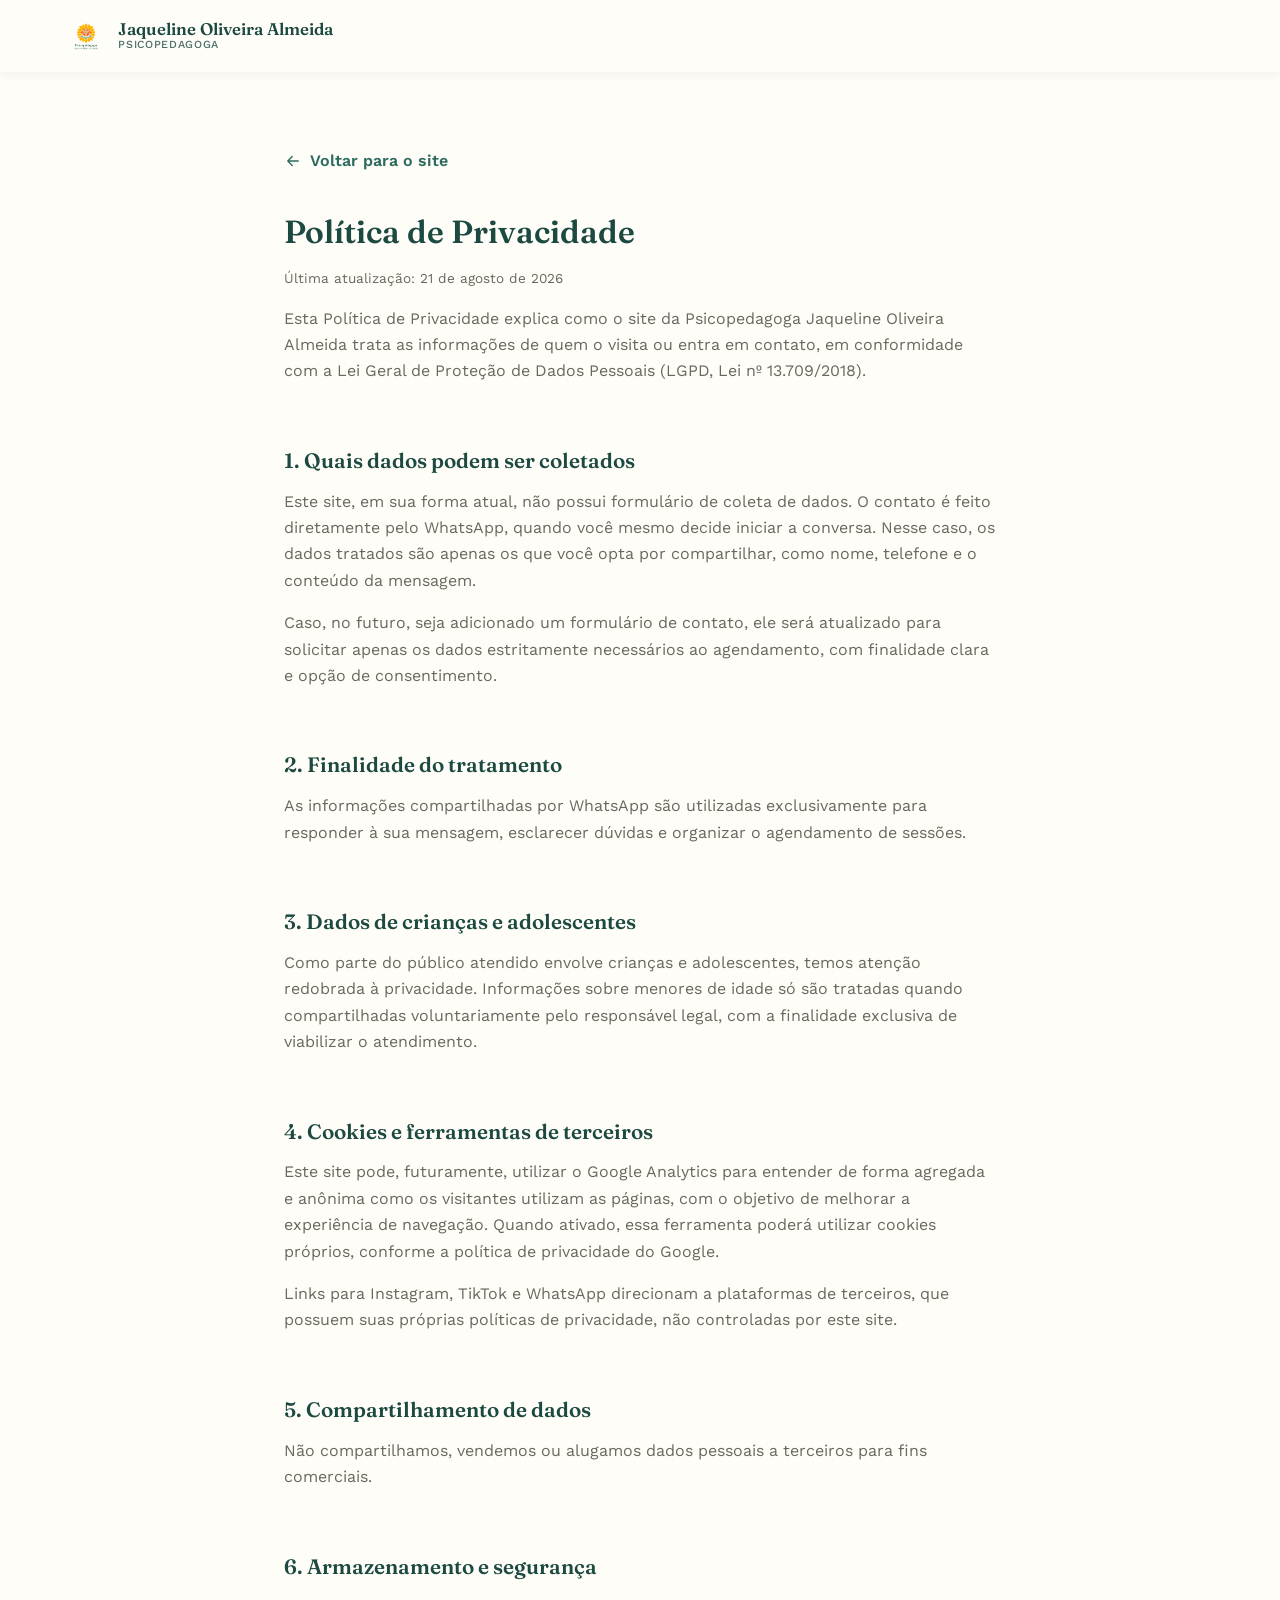
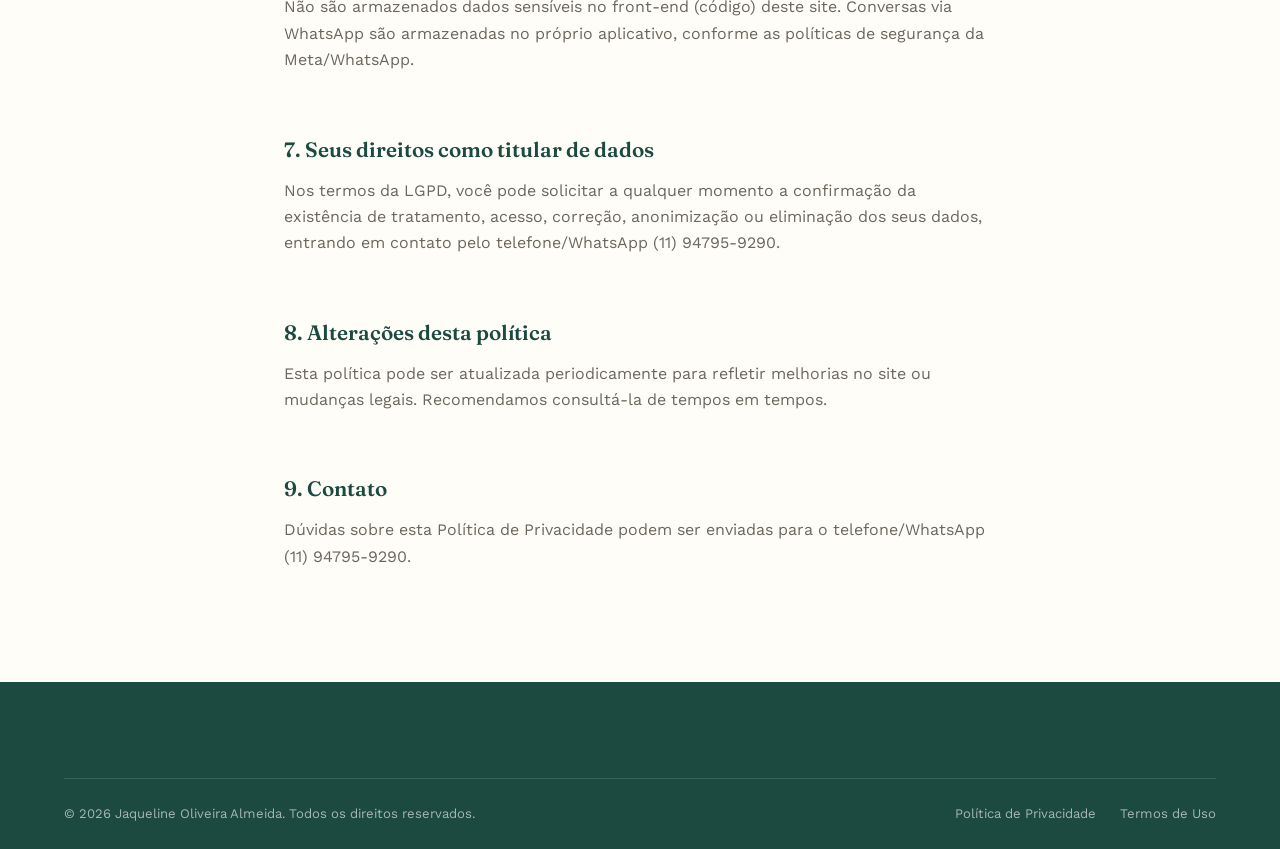
<file: politica-de-privacidade.html>
<!DOCTYPE html>
<html lang="pt-BR">
<head>
<meta charset="UTF-8">
<meta name="viewport" content="width=device-width, initial-scale=1">
<title>Política de Privacidade | Psicopedagoga Jaqueline Oliveira Almeida</title>
<meta name="description" content="Política de Privacidade do site da Psicopedagoga Jaqueline Oliveira Almeida: como seus dados são tratados, em conformidade com a LGPD.">
<meta name="robots" content="noindex, follow">
<link rel="canonical" href="https://www.jaquelinepsicopedagoga.com.br/politica-de-privacidade.html">
<link rel="icon" href="/assets/icons/favicon.png" type="image/png">
<link rel="apple-touch-icon" href="/assets/icons/apple-touch-icon.png">
<link href="https://fonts.googleapis.com/css2?family=Fraunces:opsz,wght@9..144,500;9..144,600;9..144,700&family=Work+Sans:wght@400;500;600;700&display=swap" rel="stylesheet">
<link rel="stylesheet" href="/css/style.css">
</head>
<body>
<svg aria-hidden="true" style="position:absolute;width:0;height:0;overflow:hidden" focusable="false">
<defs>
<symbol id="ic-arrow-left" viewBox="0 0 24 24"><path d="M19 12H5M11 6l-6 6 6 6" fill="none" stroke="currentColor" stroke-width="1.8" stroke-linecap="round" stroke-linejoin="round"/></symbol>
<symbol id="ic-pin" viewBox="0 0 24 24"><path fill="none" stroke="currentColor" stroke-width="1.7" stroke-linejoin="round" d="M12 21s7-6.5 7-12a7 7 0 1 0-14 0c0 5.5 7 12 7 12Z"/><circle cx="12" cy="9" r="2.4" fill="none" stroke="currentColor" stroke-width="1.7"/></symbol>
<symbol id="ic-phone" viewBox="0 0 24 24"><path fill="none" stroke="currentColor" stroke-width="1.7" stroke-linecap="round" stroke-linejoin="round" d="M6.5 3h3l1.5 4.5-2 1.7a13 13 0 0 0 5.8 5.8l1.7-2L21 14.5v3c0 1.4-1.2 2.5-2.6 2.3-8-1-13.2-6.2-14.2-14.2C4 4.2 5.1 3 6.5 3Z"/></symbol>
<symbol id="ic-instagram" viewBox="0 0 24 24"><rect x="3" y="3" width="18" height="18" rx="5.5" fill="none" stroke="currentColor" stroke-width="1.7"/><circle cx="12" cy="12" r="4.3" fill="none" stroke="currentColor" stroke-width="1.7"/><circle cx="17.3" cy="6.7" r="1.15" fill="currentColor"/></symbol>
<symbol id="ic-tiktok" viewBox="0 0 24 24"><path fill="currentColor" d="M15 2h3.1c.3 2 1.7 3.5 3.9 3.7v3.2c-1.5 0-2.9-.4-4-1.2v6.5c0 3.5-2.8 6.3-6.4 6.3S5.2 17.7 5.2 14.2c0-3.3 2.6-6 5.9-6.3v3.3a3 3 0 1 0 2.1 2.9V2Z"/></symbol>
<symbol id="ic-whatsapp" viewBox="0 0 32 32"><path fill="currentColor" d="M16.02 3C9.4 3 4 8.37 4 15c0 2.4.7 4.63 1.9 6.5L4 29l7.7-1.85A11.9 11.9 0 0 0 16.02 27C22.64 27 28 21.63 28 15S22.64 3 16.02 3Zm0 21.7c-2 0-3.87-.55-5.47-1.5l-.39-.23-4.57 1.1 1.13-4.46-.25-.4A9.6 9.6 0 0 1 6.4 15c0-5.3 4.3-9.6 9.62-9.6 5.3 0 9.6 4.3 9.6 9.6s-4.3 9.7-9.6 9.7Z"/></symbol>
</defs>
</svg>

<header class="site-header is-scrolled">
  <div class="container">
    <a href="/" class="brand">
      <img src="/assets/img/logo.png" alt="" width="44" height="44">
      <span class="brand-text">Jaqueline Oliveira Almeida<small>Psicopedagoga</small></span>
    </a>
  </div>
</header>

<main class="container legal-page">
  <a href="/" class="legal-back"><svg width="18" height="18"><use href="#ic-arrow-left"/></svg> Voltar para o site</a>
  <h1>Política de Privacidade</h1>
  <p class="legal-updated">Última atualização: 21 de agosto de 2026</p>

  <p>Esta Política de Privacidade explica como o site da Psicopedagoga Jaqueline Oliveira Almeida trata as informações de quem o visita ou entra em contato, em conformidade com a Lei Geral de Proteção de Dados Pessoais (LGPD, Lei nº 13.709/2018).</p>

  <h2>1. Quais dados podem ser coletados</h2>
  <p>Este site, em sua forma atual, não possui formulário de coleta de dados. O contato é feito diretamente pelo WhatsApp, quando você mesmo decide iniciar a conversa. Nesse caso, os dados tratados são apenas os que você opta por compartilhar, como nome, telefone e o conteúdo da mensagem.</p>
  <p>Caso, no futuro, seja adicionado um formulário de contato, ele será atualizado para solicitar apenas os dados estritamente necessários ao agendamento, com finalidade clara e opção de consentimento.</p>

  <h2>2. Finalidade do tratamento</h2>
  <p>As informações compartilhadas por WhatsApp são utilizadas exclusivamente para responder à sua mensagem, esclarecer dúvidas e organizar o agendamento de sessões.</p>

  <h2>3. Dados de crianças e adolescentes</h2>
  <p>Como parte do público atendido envolve crianças e adolescentes, temos atenção redobrada à privacidade. Informações sobre menores de idade só são tratadas quando compartilhadas voluntariamente pelo responsável legal, com a finalidade exclusiva de viabilizar o atendimento.</p>

  <h2>4. Cookies e ferramentas de terceiros</h2>
  <p>Este site pode, futuramente, utilizar o Google Analytics para entender de forma agregada e anônima como os visitantes utilizam as páginas, com o objetivo de melhorar a experiência de navegação. Quando ativado, essa ferramenta poderá utilizar cookies próprios, conforme a política de privacidade do Google.</p>
  <p>Links para Instagram, TikTok e WhatsApp direcionam a plataformas de terceiros, que possuem suas próprias políticas de privacidade, não controladas por este site.</p>

  <h2>5. Compartilhamento de dados</h2>
  <p>Não compartilhamos, vendemos ou alugamos dados pessoais a terceiros para fins comerciais.</p>

  <h2>6. Armazenamento e segurança</h2>
  <p>Não são armazenados dados sensíveis no front-end (código) deste site. Conversas via WhatsApp são armazenadas no próprio aplicativo, conforme as políticas de segurança da Meta/WhatsApp.</p>

  <h2>7. Seus direitos como titular de dados</h2>
  <p>Nos termos da LGPD, você pode solicitar a qualquer momento a confirmação da existência de tratamento, acesso, correção, anonimização ou eliminação dos seus dados, entrando em contato pelo telefone/WhatsApp (11) 94795-9290.</p>

  <h2>8. Alterações desta política</h2>
  <p>Esta política pode ser atualizada periodicamente para refletir melhorias no site ou mudanças legais. Recomendamos consultá-la de tempos em tempos.</p>

  <h2>9. Contato</h2>
  <p>Dúvidas sobre esta Política de Privacidade podem ser enviadas para o telefone/WhatsApp (11) 94795-9290.</p>
</main>

<footer class="site-footer">
  <div class="container">
    <div class="footer-bottom" style="border-top:1px solid rgba(255,255,255,.12); padding-top: var(--space-md);">
      <span>&copy; 2026 Jaqueline Oliveira Almeida. Todos os direitos reservados.</span>
      <div class="footer-bottom-links">
        <a href="/politica-de-privacidade.html">Política de Privacidade</a>
        <a href="/termos-de-uso.html">Termos de Uso</a>
      </div>
    </div>
  </div>
</footer>
</body>
</html>
</file>
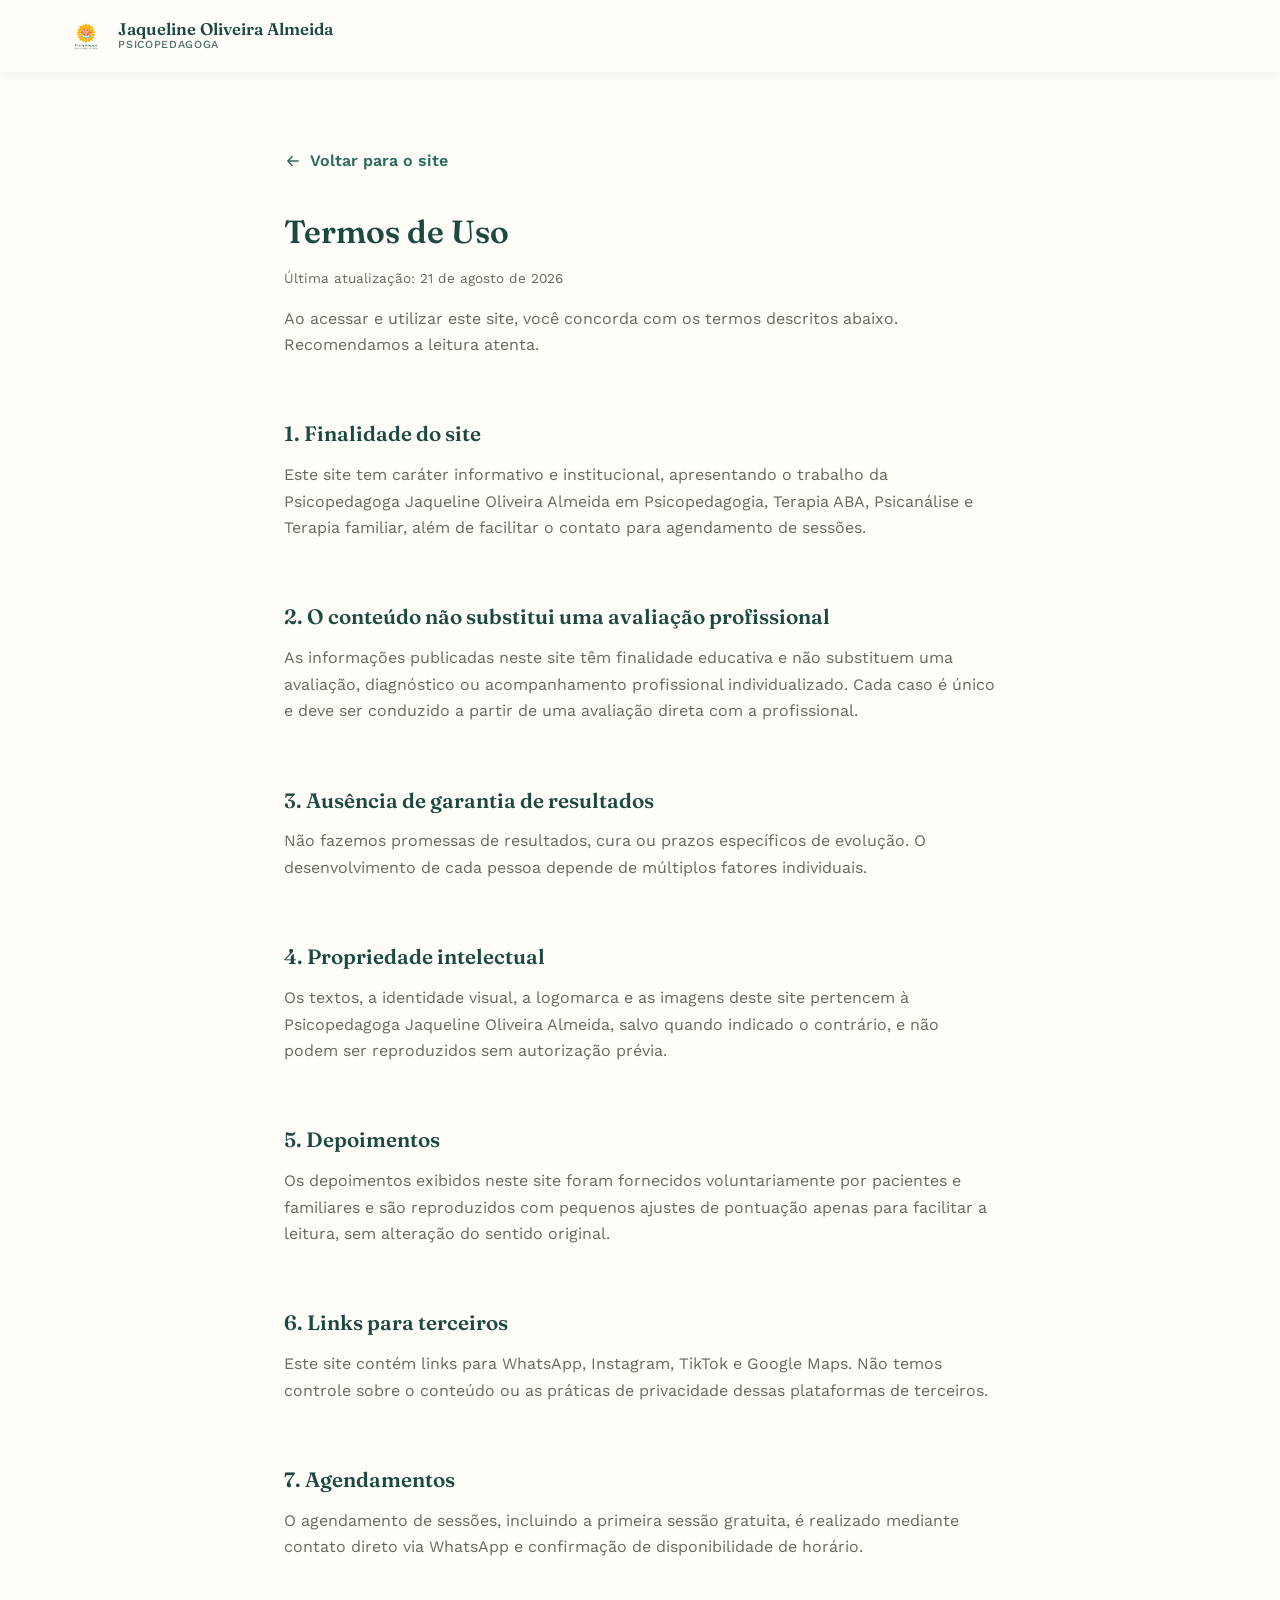
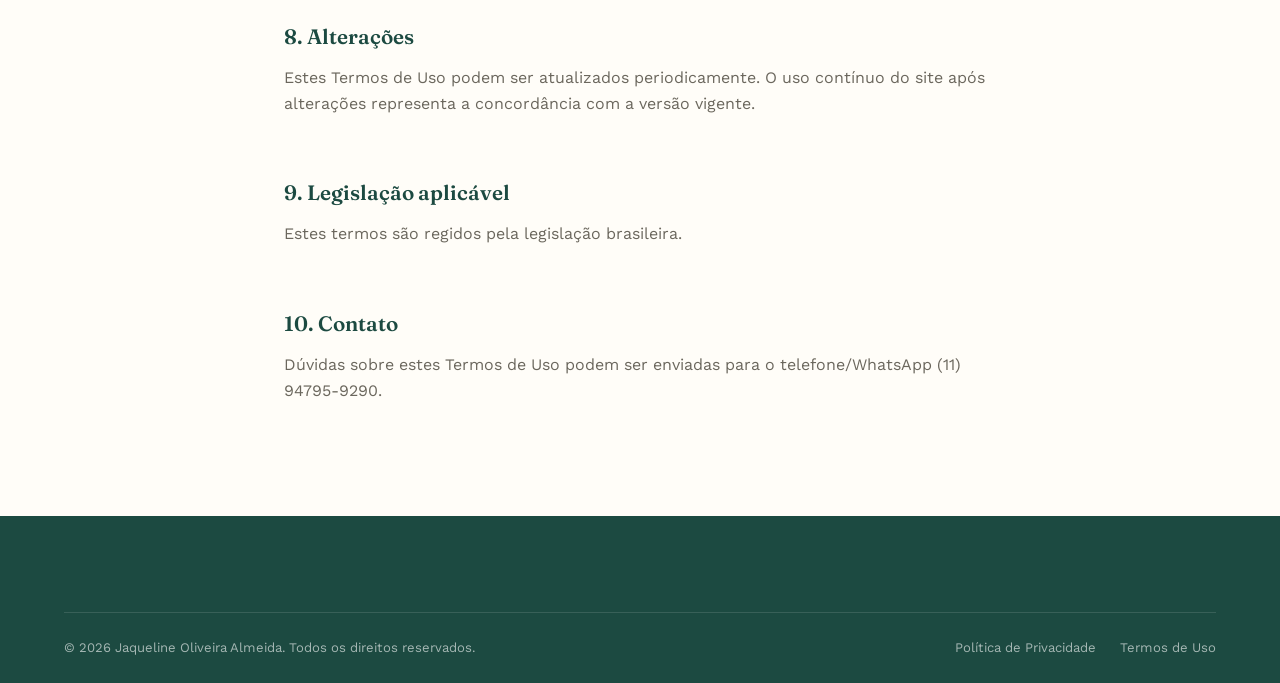
<file: termos-de-uso.html>
<!DOCTYPE html>
<html lang="pt-BR">
<head>
<meta charset="UTF-8">
<meta name="viewport" content="width=device-width, initial-scale=1">
<title>Termos de Uso | Psicopedagoga Jaqueline Oliveira Almeida</title>
<meta name="description" content="Termos de Uso do site da Psicopedagoga Jaqueline Oliveira Almeida.">
<meta name="robots" content="noindex, follow">
<link rel="canonical" href="https://www.jaquelinepsicopedagoga.com.br/termos-de-uso.html">
<link rel="icon" href="/assets/icons/favicon.png" type="image/png">
<link rel="apple-touch-icon" href="/assets/icons/apple-touch-icon.png">
<link href="https://fonts.googleapis.com/css2?family=Fraunces:opsz,wght@9..144,500;9..144,600;9..144,700&family=Work+Sans:wght@400;500;600;700&display=swap" rel="stylesheet">
<link rel="stylesheet" href="/css/style.css">
</head>
<body>
<svg aria-hidden="true" style="position:absolute;width:0;height:0;overflow:hidden" focusable="false">
<defs>
<symbol id="ic-arrow-left" viewBox="0 0 24 24"><path d="M19 12H5M11 6l-6 6 6 6" fill="none" stroke="currentColor" stroke-width="1.8" stroke-linecap="round" stroke-linejoin="round"/></symbol>
</defs>
</svg>

<header class="site-header is-scrolled">
  <div class="container">
    <a href="/" class="brand">
      <img src="/assets/img/logo.png" alt="" width="44" height="44">
      <span class="brand-text">Jaqueline Oliveira Almeida<small>Psicopedagoga</small></span>
    </a>
  </div>
</header>

<main class="container legal-page">
  <a href="/" class="legal-back"><svg width="18" height="18"><use href="#ic-arrow-left"/></svg> Voltar para o site</a>
  <h1>Termos de Uso</h1>
  <p class="legal-updated">Última atualização: 21 de agosto de 2026</p>

  <p>Ao acessar e utilizar este site, você concorda com os termos descritos abaixo. Recomendamos a leitura atenta.</p>

  <h2>1. Finalidade do site</h2>
  <p>Este site tem caráter informativo e institucional, apresentando o trabalho da Psicopedagoga Jaqueline Oliveira Almeida em Psicopedagogia, Terapia ABA, Psicanálise e Terapia familiar, além de facilitar o contato para agendamento de sessões.</p>

  <h2>2. O conteúdo não substitui uma avaliação profissional</h2>
  <p>As informações publicadas neste site têm finalidade educativa e não substituem uma avaliação, diagnóstico ou acompanhamento profissional individualizado. Cada caso é único e deve ser conduzido a partir de uma avaliação direta com a profissional.</p>

  <h2>3. Ausência de garantia de resultados</h2>
  <p>Não fazemos promessas de resultados, cura ou prazos específicos de evolução. O desenvolvimento de cada pessoa depende de múltiplos fatores individuais.</p>

  <h2>4. Propriedade intelectual</h2>
  <p>Os textos, a identidade visual, a logomarca e as imagens deste site pertencem à Psicopedagoga Jaqueline Oliveira Almeida, salvo quando indicado o contrário, e não podem ser reproduzidos sem autorização prévia.</p>

  <h2>5. Depoimentos</h2>
  <p>Os depoimentos exibidos neste site foram fornecidos voluntariamente por pacientes e familiares e são reproduzidos com pequenos ajustes de pontuação apenas para facilitar a leitura, sem alteração do sentido original.</p>

  <h2>6. Links para terceiros</h2>
  <p>Este site contém links para WhatsApp, Instagram, TikTok e Google Maps. Não temos controle sobre o conteúdo ou as práticas de privacidade dessas plataformas de terceiros.</p>

  <h2>7. Agendamentos</h2>
  <p>O agendamento de sessões, incluindo a primeira sessão gratuita, é realizado mediante contato direto via WhatsApp e confirmação de disponibilidade de horário.</p>

  <h2>8. Alterações</h2>
  <p>Estes Termos de Uso podem ser atualizados periodicamente. O uso contínuo do site após alterações representa a concordância com a versão vigente.</p>

  <h2>9. Legislação aplicável</h2>
  <p>Estes termos são regidos pela legislação brasileira.</p>

  <h2>10. Contato</h2>
  <p>Dúvidas sobre estes Termos de Uso podem ser enviadas para o telefone/WhatsApp (11) 94795-9290.</p>
</main>

<footer class="site-footer">
  <div class="container">
    <div class="footer-bottom" style="border-top:1px solid rgba(255,255,255,.12); padding-top: var(--space-md);">
      <span>&copy; 2026 Jaqueline Oliveira Almeida. Todos os direitos reservados.</span>
      <div class="footer-bottom-links">
        <a href="/politica-de-privacidade.html">Política de Privacidade</a>
        <a href="/termos-de-uso.html">Termos de Uso</a>
      </div>
    </div>
  </div>
</footer>
</body>
</html>
</file>
<file: css/style.css>
/* ==========================================================================
   Psicopedagoga Jaqueline Oliveira Almeida — Design System & Styles
   ========================================================================== */

/* -------------------------------------------------------------------------
   1. Design tokens
   ------------------------------------------------------------------------- */
:root {
  /* Brand palette — sampled from the sunflower logo */
  --color-petrol-900: #1c4a41;
  --color-petrol-700: #2c6b5e;
  --color-petrol-600: #337a6b;
  --color-petrol-500: #3d8c7b;
  --color-petrol-100: #e4efec;

  --color-gold-600: #e8a317;
  --color-gold-500: #f5b731;
  --color-gold-400: #f8c750;
  --color-gold-200: #fde9bd;
  --color-gold-100: #fdf3de;

  --color-orange-600: #d85f21;
  --color-orange-500: #ea7433;
  --color-orange-300: #f2a06e;

  --color-cream-100: #fffdf8;
  --color-cream-200: #fdf9ef;
  --color-cream-300: #f8f1e2;

  --color-ink-900: #26241f;
  --color-ink-700: #46433c;
  --color-ink-500: #6b675d;
  --color-ink-300: #a39d8e;

  --color-white: #ffffff;
  --color-success: #3d8c7b;

  /* Semantic aliases */
  --color-bg: var(--color-cream-100);
  --color-bg-alt: var(--color-cream-200);
  --color-surface: var(--color-white);
  --color-text: var(--color-ink-900);
  --color-text-muted: var(--color-ink-500);
  --color-brand: var(--color-petrol-700);
  --color-brand-dark: var(--color-petrol-900);
  --color-accent: var(--color-gold-500);
  --color-accent-dark: var(--color-orange-500);

  /* Typography */
  --font-serif: "Fraunces", "Iowan Old Style", "Georgia", serif;
  --font-sans: "Work Sans", "Segoe UI", system-ui, -apple-system, sans-serif;

  --fs-h1: clamp(2.25rem, 1.6rem + 3vw, 4rem);
  --fs-h2: clamp(1.75rem, 1.4rem + 1.6vw, 2.75rem);
  --fs-h3: clamp(1.25rem, 1.1rem + 0.7vw, 1.6rem);
  --fs-lead: clamp(1.05rem, 1rem + 0.4vw, 1.25rem);
  --fs-body: 1rem;
  --fs-small: 0.875rem;

  /* Spacing scale */
  --space-3xs: 0.25rem;
  --space-2xs: 0.5rem;
  --space-xs: 0.75rem;
  --space-sm: 1rem;
  --space-md: 1.5rem;
  --space-lg: 2.5rem;
  --space-xl: 4rem;
  --space-2xl: 6rem;
  --space-3xl: 8rem;

  /* Layout */
  --container-max: 1200px;
  --radius-sm: 10px;
  --radius-md: 18px;
  --radius-lg: 28px;
  --radius-full: 999px;

  /* Shadows — extremely soft */
  --shadow-sm: 0 2px 10px rgba(38, 36, 31, 0.06);
  --shadow-md: 0 12px 32px rgba(38, 36, 31, 0.08);
  --shadow-lg: 0 24px 60px rgba(28, 74, 65, 0.12);

  /* Motion */
  --ease-out: cubic-bezier(0.16, 1, 0.3, 1);
  --dur-fast: 200ms;
  --dur-med: 420ms;
  --dur-slow: 900ms;

  --header-h: 84px;
}

/* -------------------------------------------------------------------------
   2. Reset & base
   ------------------------------------------------------------------------- */
*, *::before, *::after { box-sizing: border-box; }
html { scroll-behavior: smooth; scroll-padding-top: var(--header-h); }

body {
  margin: 0;
  background: var(--color-bg);
  color: var(--color-text);
  font-family: var(--font-sans);
  font-size: var(--fs-body);
  line-height: 1.65;
  -webkit-font-smoothing: antialiased;
  text-rendering: optimizeLegibility;
  overflow-x: hidden;
}

img, video, svg { max-width: 100%; display: block; }
a { color: inherit; text-decoration: none; }
button { font: inherit; cursor: pointer; }
ul { list-style: none; margin: 0; padding: 0; }
h1, h2, h3, h4, p, figure { margin: 0; }

h1, h2, h3, h4 {
  font-family: var(--font-serif);
  color: var(--color-brand-dark);
  line-height: 1.15;
  font-weight: 600;
}

::selection { background: var(--color-gold-300); color: var(--color-brand-dark); }

:focus-visible {
  outline: 3px solid var(--color-orange-500);
  outline-offset: 3px;
  border-radius: 4px;
}

.skip-link {
  position: absolute;
  left: -999px;
  top: 0;
  z-index: 1000;
  background: var(--color-brand-dark);
  color: var(--color-white);
  padding: var(--space-sm) var(--space-md);
  border-radius: 0 0 var(--radius-sm) 0;
}
.skip-link:focus { left: 0; }

@media (prefers-reduced-motion: reduce) {
  html { scroll-behavior: auto; }
  *, *::before, *::after {
    animation-duration: 0.001ms !important;
    animation-iteration-count: 1 !important;
    transition-duration: 0.001ms !important;
    scroll-behavior: auto !important;
  }
}

/* -------------------------------------------------------------------------
   3. Layout helpers
   ------------------------------------------------------------------------- */
.container {
  width: 100%;
  max-width: var(--container-max);
  margin-inline: auto;
  padding-inline: var(--space-md);
}

section { position: relative; padding-block: var(--space-2xl); }
section.is-alt { background: var(--color-bg-alt); }
.section-overflow-clip { overflow: clip; }

.section-head {
  max-width: 720px;
  margin-inline: auto;
  text-align: center;
  margin-bottom: var(--space-xl);
}
.section-head.align-left { margin-inline: 0; text-align: left; }

.eyebrow {
  display: inline-flex;
  align-items: center;
  gap: var(--space-2xs);
  font-family: var(--font-sans);
  font-weight: 600;
  font-size: var(--fs-small);
  letter-spacing: 0.08em;
  text-transform: uppercase;
  color: var(--color-accent-dark);
  margin-bottom: var(--space-sm);
}
.eyebrow::before {
  content: "";
  width: 22px;
  height: 2px;
  background: var(--color-accent-dark);
  border-radius: var(--radius-full);
}

.section-head h2 { margin-bottom: var(--space-sm); }
.section-head p { color: var(--color-text-muted); font-size: var(--fs-lead); }

.visually-hidden {
  position: absolute !important;
  width: 1px; height: 1px;
  padding: 0; margin: -1px;
  overflow: hidden;
  clip: rect(0,0,0,0);
  white-space: nowrap;
  border: 0;
}

/* -------------------------------------------------------------------------
   4. Buttons
   ------------------------------------------------------------------------- */
.btn {
  display: inline-flex;
  align-items: center;
  justify-content: center;
  gap: var(--space-2xs);
  padding: 0.95rem 1.75rem;
  border-radius: var(--radius-full);
  font-weight: 600;
  font-size: 0.95rem;
  letter-spacing: 0.02em;
  border: 2px solid transparent;
  transition: transform var(--dur-fast) var(--ease-out), box-shadow var(--dur-fast) var(--ease-out), background var(--dur-fast) var(--ease-out), color var(--dur-fast) var(--ease-out);
  white-space: normal;
  text-align: center;
  max-width: 100%;
}
.btn:hover { transform: translateY(-2px); }
.btn:active { transform: translateY(0); }

.btn-primary {
  background: linear-gradient(135deg, var(--color-gold-500), var(--color-orange-500));
  color: var(--color-brand-dark);
  box-shadow: var(--shadow-md);
}
.btn-primary:hover { box-shadow: 0 16px 36px rgba(232, 116, 51, 0.32); }

.btn-secondary {
  background: transparent;
  border-color: currentColor;
  color: var(--color-brand-dark);
}
.btn-secondary:hover { background: var(--color-brand-dark); color: var(--color-white); }

.btn-ghost-light {
  background: rgba(255,255,255,0.12);
  color: var(--color-white);
  border-color: rgba(255,255,255,0.55);
  backdrop-filter: blur(6px);
}
.btn-ghost-light:hover { background: rgba(255,255,255,0.22); border-color: var(--color-white); }

.btn-whatsapp {
  background: #25d366;
  color: var(--color-white);
}
.btn-whatsapp:hover { background: #1fb958; box-shadow: 0 16px 36px rgba(37, 211, 102, 0.35); }

.btn-block { width: 100%; }
.btn svg { width: 1.15em; height: 1.15em; flex-shrink: 0; }

/* -------------------------------------------------------------------------
   5. Header / Navigation
   ------------------------------------------------------------------------- */
.site-header {
  position: fixed;
  inset-inline: 0;
  top: 0;
  z-index: 100;
  height: var(--header-h);
  display: flex;
  align-items: center;
  background: transparent;
  transition: background var(--dur-med) var(--ease-out), box-shadow var(--dur-med) var(--ease-out), height var(--dur-med) var(--ease-out);
}
.site-header.is-scrolled {
  background: rgba(255, 253, 248, 0.9);
  backdrop-filter: blur(14px);
  box-shadow: var(--shadow-sm);
  height: 72px;
}

.site-header .container {
  display: flex;
  align-items: center;
  justify-content: space-between;
  gap: var(--space-md);
}

.brand {
  display: flex;
  align-items: center;
  gap: 0.65rem;
  font-family: var(--font-serif);
  font-weight: 600;
  font-size: 1.05rem;
  color: var(--color-white);
  white-space: nowrap;
  flex-shrink: 0;
  transition: color var(--dur-med) var(--ease-out);
}
.site-header.is-scrolled .brand { color: var(--color-brand-dark); }
.brand img { width: 44px; height: 44px; }
.brand-text { display: flex; flex-direction: column; line-height: 1.15; }
.brand-text small { font-family: var(--font-sans); font-weight: 500; font-size: 0.68rem; letter-spacing: 0.06em; text-transform: uppercase; opacity: 0.8; }

.nav-list {
  display: none;
}
.nav-link {
  font-size: 0.88rem;
  font-weight: 500;
  color: var(--color-white);
  padding: 0.5rem 0.15rem;
  position: relative;
  white-space: nowrap;
  transition: color var(--dur-fast) var(--ease-out);
}
.site-header.is-scrolled .nav-link { color: var(--color-ink-700); }
.nav-link::after {
  content: "";
  position: absolute;
  left: 0; right: 100%;
  bottom: -2px;
  height: 2px;
  background: var(--color-accent-dark);
  transition: right var(--dur-med) var(--ease-out);
  border-radius: var(--radius-full);
}
.nav-link:hover::after, .nav-link:focus-visible::after { right: 0; }

.nav-cta { display: none; white-space: nowrap; }

.nav-actions { display: flex; align-items: center; gap: var(--space-sm); }

.menu-toggle {
  display: inline-flex;
  flex-direction: column;
  justify-content: center;
  align-items: center;
  gap: 5px;
  width: 46px; height: 46px;
  border-radius: var(--radius-full);
  background: rgba(255,255,255,0.14);
  border: 1px solid rgba(255,255,255,0.4);
  transition: background var(--dur-fast);
}
.site-header.is-scrolled .menu-toggle { background: var(--color-petrol-100); border-color: transparent; }
.menu-toggle span {
  width: 20px; height: 2px;
  background: var(--color-white);
  border-radius: var(--radius-full);
  transition: transform var(--dur-fast) var(--ease-out), opacity var(--dur-fast) var(--ease-out);
}
.site-header.is-scrolled .menu-toggle span { background: var(--color-brand-dark); }
.menu-toggle[aria-expanded="true"] span:nth-child(1) { transform: translateY(7px) rotate(45deg); }
.menu-toggle[aria-expanded="true"] span:nth-child(2) { opacity: 0; }
.menu-toggle[aria-expanded="true"] span:nth-child(3) { transform: translateY(-7px) rotate(-45deg); }

.mobile-nav {
  position: fixed;
  inset: 0;
  top: 0;
  background: var(--color-brand-dark);
  z-index: 99;
  display: flex;
  flex-direction: column;
  justify-content: center;
  padding: var(--space-2xl) var(--space-lg);
  transform: translateY(-100%);
  opacity: 0;
  visibility: hidden;
  transition: transform var(--dur-med) var(--ease-out), opacity var(--dur-med) var(--ease-out), visibility 0s linear var(--dur-med);
}
.mobile-nav.is-open {
  transform: translateY(0);
  opacity: 1;
  visibility: visible;
  transition: transform var(--dur-med) var(--ease-out), opacity var(--dur-med) var(--ease-out), visibility 0s;
}
.mobile-nav ul { display: flex; flex-direction: column; gap: var(--space-sm); margin-bottom: var(--space-lg); }
.mobile-nav a {
  font-family: var(--font-serif);
  font-size: clamp(1.4rem, 5vw, 2rem);
  color: var(--color-white);
}
.mobile-nav .btn-primary { align-self: flex-start; }
.mobile-nav-social { display: flex; gap: var(--space-sm); margin-top: var(--space-lg); }
.mobile-nav-social a {
  width: 46px; height: 46px;
  border-radius: var(--radius-full);
  border: 1px solid rgba(255,255,255,0.35);
  display: grid; place-items: center;
  color: var(--color-white);
}

@media (min-width: 1180px) {
  .nav-list {
    display: flex;
    align-items: center;
    gap: clamp(1rem, 2vw, 1.75rem);
    margin: 0 auto;
  }
  .nav-cta { display: inline-flex; }
  .menu-toggle { display: none; }
  .mobile-nav { display: none; }
}

/* -------------------------------------------------------------------------
   6. Hero
   ------------------------------------------------------------------------- */
.hero {
  position: relative;
  min-height: 100svh;
  display: flex;
  align-items: flex-end;
  overflow: clip;
  color: var(--color-white);
  isolation: isolate;
}

.hero-media {
  position: absolute;
  inset: 0;
  z-index: -2;
  background: var(--color-brand-dark);
}
.hero-media video,
.hero-media img {
  width: 100%;
  height: 100%;
  object-fit: cover;
  object-position: center 30%;
}
.hero-media video[hidden] { display: none; }

.hero-scrim {
  position: absolute;
  inset: 0;
  z-index: -1;
  background:
    linear-gradient(180deg, rgba(20, 43, 38, 0.55) 0%, rgba(20, 43, 38, 0.35) 40%, rgba(18, 38, 33, 0.78) 100%);
}

.hero-petals { position: absolute; inset: 0; z-index: -1; pointer-events: none; }
.hero-petals svg { position: absolute; opacity: 0.55; filter: drop-shadow(0 10px 24px rgba(0,0,0,0.15)); }
.petal-tl { top: -6%; left: -8%; width: clamp(140px, 22vw, 320px); animation: petal-sway 14s ease-in-out infinite; }
.petal-br { bottom: -10%; right: -6%; width: clamp(160px, 26vw, 380px); animation: petal-sway 17s ease-in-out infinite reverse; }
.petal-tr { top: 4%; right: 3%; width: clamp(60px, 8vw, 120px); opacity: 0.3; animation: petal-float 10s ease-in-out infinite; }

@keyframes petal-sway {
  0%, 100% { transform: rotate(0deg) translate(0, 0); }
  50% { transform: rotate(3deg) translate(6px, -8px); }
}
@keyframes petal-float {
  0%, 100% { transform: translateY(0); }
  50% { transform: translateY(14px); }
}

.hero-content {
  position: relative;
  width: 100%;
  padding-block: calc(var(--header-h) + var(--space-md)) var(--space-lg);
}

.hero-eyebrow {
  display: inline-flex;
  align-items: center;
  gap: var(--space-2xs);
  background: rgba(255,255,255,0.14);
  border: 1px solid rgba(255,255,255,0.4);
  backdrop-filter: blur(6px);
  padding: 0.4rem 0.9rem;
  border-radius: var(--radius-full);
  font-size: 0.8rem;
  font-weight: 600;
  letter-spacing: 0.04em;
  margin-bottom: var(--space-md);
}
.hero-eyebrow svg { width: 16px; height: 16px; }

.hero h1 {
  color: var(--color-white);
  font-size: var(--fs-h1);
  max-width: 16ch;
  margin-bottom: var(--space-md);
  text-wrap: balance;
}
.hero h1 em {
  font-style: normal;
  background: linear-gradient(100deg, var(--color-gold-400), var(--color-orange-300));
  -webkit-background-clip: text;
  background-clip: text;
  color: transparent;
}

.hero-subtitle {
  font-size: var(--fs-lead);
  max-width: 46ch;
  color: rgba(255,255,255,0.92);
  margin-bottom: var(--space-lg);
}

.hero-actions { display: flex; flex-wrap: wrap; gap: var(--space-sm); margin-bottom: var(--space-md); }

.hero-scroll-cue {
  display: inline-flex;
  align-items: center;
  gap: var(--space-2xs);
  font-size: var(--fs-small);
  color: rgba(255,255,255,0.85);
}
.hero-scroll-cue svg { width: 16px; height: 16px; animation: bob 1.8s ease-in-out infinite; }
@keyframes bob {
  0%, 100% { transform: translateY(0); }
  50% { transform: translateY(5px); }
}

@media (min-width: 700px) {
  .hero-actions { margin-bottom: var(--space-lg); }
}

/* -------------------------------------------------------------------------
   7. Reveal-on-scroll utility
   ------------------------------------------------------------------------- */
[data-reveal] {
  opacity: 0;
  transform: translateY(28px);
  transition: opacity 700ms var(--ease-out), transform 700ms var(--ease-out);
}
[data-reveal].is-visible { opacity: 1; transform: translateY(0); }
[data-reveal-group] > * { transition-delay: calc(var(--i, 0) * 90ms); }

@media (prefers-reduced-motion: reduce) {
  [data-reveal] { opacity: 1; transform: none; transition: none; }
}

/* -------------------------------------------------------------------------
   8. Decorative section backgrounds (petals watermark)
   ------------------------------------------------------------------------- */
.bg-petals { position: absolute; inset: 0; overflow: hidden; pointer-events: none; z-index: 0; }
.bg-petals svg { position: absolute; }
.bg-petals .p1 { top: -8%; right: -10%; width: 30vw; max-width: 420px; opacity: 0.08; color: var(--color-gold-500); }
.bg-petals .p2 { bottom: -12%; left: -8%; width: 26vw; max-width: 360px; opacity: 0.07; color: var(--color-petrol-500); }
.bg-petals .p3 { top: 30%; left: 4%; width: 8vw; max-width: 90px; opacity: 0.1; color: var(--color-orange-500); }

.section-inner { position: relative; z-index: 1; }

/* -------------------------------------------------------------------------
   9. Sunflower divider
   ------------------------------------------------------------------------- */
.sunflower-divider {
  display: flex;
  align-items: center;
  justify-content: center;
  gap: var(--space-sm);
  margin-block: var(--space-lg);
  color: var(--color-gold-500);
}
.sunflower-divider::before,
.sunflower-divider::after {
  content: "";
  height: 1px;
  width: clamp(40px, 10vw, 120px);
  background: linear-gradient(90deg, transparent, currentColor);
}
.sunflower-divider::after { background: linear-gradient(90deg, currentColor, transparent); }
.sunflower-divider svg { width: 26px; height: 26px; }

/* -------------------------------------------------------------------------
   10. About section
   ------------------------------------------------------------------------- */
.about-grid {
  display: grid;
  gap: var(--space-2xl);
  align-items: center;
}
.about-photo { position: relative; }
.about-photo-frame {
  position: relative;
  border-radius: var(--radius-lg);
  overflow: hidden;
  box-shadow: var(--shadow-lg);
  aspect-ratio: 4 / 5;
}
.about-photo-frame img { width: 100%; height: 100%; object-fit: cover; }
.about-photo-deco {
  position: absolute;
  z-index: -1;
  color: var(--color-gold-400);
  opacity: 0.9;
}
.about-photo-deco.top { top: -12%; right: -14%; width: 46%; }
.about-photo-deco.bottom { bottom: -10%; left: -12%; width: 34%; color: var(--color-petrol-500); opacity: 0.5; }

.about-badge {
  position: absolute;
  bottom: var(--space-md);
  left: var(--space-md);
  background: var(--color-white);
  border-radius: var(--radius-md);
  padding: var(--space-sm) var(--space-md);
  box-shadow: var(--shadow-md);
  display: flex;
  align-items: center;
  gap: var(--space-xs);
  max-width: 240px;
}
.about-badge svg { width: 30px; height: 30px; color: var(--color-accent-dark); flex-shrink: 0; }
.about-badge strong { display: block; font-size: 0.85rem; color: var(--color-brand-dark); }
.about-badge span { font-size: 0.78rem; color: var(--color-text-muted); }

.about-text h2 { margin-bottom: var(--space-md); }
.about-text p { color: var(--color-text-muted); margin-bottom: var(--space-md); }
.about-text p:last-of-type { margin-bottom: var(--space-lg); }

.about-highlights {
  display: grid;
  grid-template-columns: repeat(2, 1fr);
  gap: var(--space-sm);
}
.highlight-item {
  display: flex;
  align-items: flex-start;
  gap: var(--space-xs);
  padding: var(--space-sm);
  background: var(--color-surface);
  border-radius: var(--radius-md);
  box-shadow: var(--shadow-sm);
}
.highlight-item svg { width: 22px; height: 22px; color: var(--color-brand); flex-shrink: 0; margin-top: 2px; }
.highlight-item span { font-size: 0.9rem; font-weight: 600; color: var(--color-ink-900); }

@media (min-width: 900px) {
  .about-grid { grid-template-columns: 0.85fr 1fr; }
}

/* -------------------------------------------------------------------------
   11. Services / specialties cards
   ------------------------------------------------------------------------- */
.services-grid {
  display: grid;
  gap: var(--space-md);
  grid-template-columns: 1fr;
}
@media (min-width: 640px) { .services-grid { grid-template-columns: repeat(2, 1fr); } }
@media (min-width: 1100px) { .services-grid { grid-template-columns: repeat(4, 1fr); } }

.service-card {
  background: var(--color-surface);
  border-radius: var(--radius-lg);
  padding: var(--space-lg) var(--space-md);
  box-shadow: var(--shadow-sm);
  transition: transform var(--dur-med) var(--ease-out), box-shadow var(--dur-med) var(--ease-out);
  position: relative;
  overflow: hidden;
}
.service-card:hover { transform: translateY(-6px); box-shadow: var(--shadow-lg); }
.service-icon {
  width: 58px; height: 58px;
  border-radius: var(--radius-full);
  display: grid; place-items: center;
  background: var(--color-gold-100);
  color: var(--color-accent-dark);
  margin-bottom: var(--space-md);
}
.service-icon svg { width: 30px; height: 30px; }
.service-card:nth-child(2) .service-icon { background: var(--color-petrol-100); color: var(--color-brand); }
.service-card h3 { margin-bottom: var(--space-xs); font-size: var(--fs-h3); }
.service-card p { color: var(--color-text-muted); font-size: 0.94rem; }

/* -------------------------------------------------------------------------
   12. Learning/development explainer section
   ------------------------------------------------------------------------- */
.learning-grid {
  display: grid;
  gap: var(--space-lg);
}
.learning-intro { max-width: 640px; margin-inline: auto; text-align: center; margin-bottom: var(--space-xl); }
.learning-intro p { color: var(--color-text-muted); font-size: var(--fs-lead); }

.topic-grid {
  display: grid;
  grid-template-columns: repeat(2, 1fr);
  gap: var(--space-sm);
}
@media (min-width: 720px) { .topic-grid { grid-template-columns: repeat(3, 1fr); } }

.topic-chip {
  display: flex;
  align-items: center;
  gap: var(--space-xs);
  background: var(--color-surface);
  border: 1px solid var(--color-cream-300);
  border-radius: var(--radius-md);
  padding: var(--space-sm);
}
.topic-chip svg { width: 22px; height: 22px; color: var(--color-brand); flex-shrink: 0; }
.topic-chip span { font-size: 0.88rem; font-weight: 600; }

.intl-callout {
  display: flex;
  align-items: flex-start;
  gap: var(--space-md);
  margin-top: var(--space-lg);
  padding: var(--space-lg);
  background: var(--color-surface);
  border-radius: var(--radius-lg);
  box-shadow: var(--shadow-sm);
}
.intl-callout-icon {
  width: 52px; height: 52px;
  border-radius: var(--radius-full);
  display: grid; place-items: center;
  background: var(--color-gold-100);
  color: var(--color-accent-dark);
  flex-shrink: 0;
}
.intl-callout-icon svg { width: 26px; height: 26px; }
.intl-callout h3 { font-size: 1.15rem; margin-bottom: var(--space-xs); }
.intl-callout p { color: var(--color-text-muted); font-size: 0.94rem; margin-bottom: var(--space-2xs); }
.intl-callout p:last-child { margin-bottom: 0; }

@media (max-width: 640px) {
  .intl-callout { flex-direction: column; }
}

.achievements { margin-top: var(--space-2xl); }
.achievements-head { max-width: 620px; margin-inline: auto; text-align: center; margin-bottom: var(--space-lg); }
.achievements-head h3 { font-size: var(--fs-h3); margin-bottom: var(--space-2xs); }
.achievements-head p { color: var(--color-text-muted); }

.achievements-grid {
  display: grid;
  gap: var(--space-md);
  grid-template-columns: 1fr;
}
@media (min-width: 720px) { .achievements-grid { grid-template-columns: repeat(3, 1fr); } }

.achievement-card {
  background: var(--color-surface);
  border-radius: var(--radius-lg);
  padding: var(--space-lg) var(--space-md);
  box-shadow: var(--shadow-sm);
  transition: transform var(--dur-med) var(--ease-out), box-shadow var(--dur-med) var(--ease-out);
}
.achievement-card:hover { transform: translateY(-4px); box-shadow: var(--shadow-md); }
.achievement-icon {
  width: 50px; height: 50px;
  border-radius: var(--radius-full);
  display: grid; place-items: center;
  background: var(--color-petrol-100);
  color: var(--color-brand);
  margin-bottom: var(--space-sm);
}
.achievement-icon svg { width: 24px; height: 24px; }
.achievement-kicker {
  display: block;
  font-size: 0.75rem;
  font-weight: 600;
  letter-spacing: 0.06em;
  text-transform: uppercase;
  color: var(--color-accent-dark);
  margin-bottom: var(--space-2xs);
}
.achievement-title { font-family: var(--font-serif); font-size: 1.05rem; color: var(--color-brand-dark); margin-bottom: var(--space-2xs); }
.achievement-card p:last-child { color: var(--color-text-muted); font-size: 0.9rem; margin-bottom: 0; }

/* -------------------------------------------------------------------------
   13. How it works — steps
   ------------------------------------------------------------------------- */
.steps-grid {
  display: grid;
  gap: var(--space-lg);
  grid-template-columns: 1fr;
  counter-reset: step;
  margin-bottom: var(--space-xl);
}
@media (min-width: 780px) { .steps-grid { grid-template-columns: repeat(4, 1fr); } }

.step-card { position: relative; padding-top: var(--space-sm); }
.step-number {
  font-family: var(--font-serif);
  font-size: 2.75rem;
  color: var(--color-gold-400);
  line-height: 1;
  margin-bottom: var(--space-sm);
  display: block;
}
.step-card h3 { margin-bottom: var(--space-2xs); font-size: 1.15rem; }
.step-card p { color: var(--color-text-muted); font-size: 0.92rem; }

.steps-cta { text-align: center; }

/* -------------------------------------------------------------------------
   14. Testimonials
   ------------------------------------------------------------------------- */
.testimonials { position: relative; }
.testimonials-top-flower { display: flex; justify-content: center; margin-bottom: var(--space-sm); color: var(--color-gold-500); }
.testimonials-top-flower svg { width: 54px; height: 54px; }

.testimonial-track-wrap { position: relative; }
.testimonial-track {
  display: flex;
  gap: var(--space-md);
  overflow-x: auto;
  scroll-snap-type: x mandatory;
  padding-block: var(--space-sm) var(--space-md);
  padding-inline: var(--space-3xs);
  scrollbar-width: none;
}
.testimonial-track::-webkit-scrollbar { display: none; }

.testimonial-card {
  scroll-snap-align: start;
  flex: 0 0 min(340px, 82vw);
  background: var(--color-surface);
  border-radius: var(--radius-lg);
  padding: var(--space-lg) var(--space-md);
  box-shadow: var(--shadow-sm);
  position: relative;
  display: flex;
  flex-direction: column;
}
.testimonial-quote-icon { color: var(--color-gold-400); width: 34px; height: 34px; margin-bottom: var(--space-sm); }
.testimonial-card p { color: var(--color-ink-700); font-size: 0.95rem; margin-bottom: var(--space-md); flex-grow: 1; }
.testimonial-author { display: flex; align-items: center; gap: var(--space-xs); }
.testimonial-avatar {
  width: 42px; height: 42px;
  border-radius: var(--radius-full);
  background: var(--color-petrol-100);
  color: var(--color-brand);
  display: grid; place-items: center;
  font-family: var(--font-serif);
  font-weight: 600;
  flex-shrink: 0;
}
.testimonial-author strong { display: block; font-size: 0.9rem; }
.testimonial-stars { color: var(--color-gold-500); display: flex; gap: 2px; margin-top: 2px; }
.testimonial-stars svg { width: 13px; height: 13px; }

.testimonial-controls {
  display: flex;
  justify-content: center;
  gap: var(--space-sm);
  margin-top: var(--space-md);
}
.testimonial-controls button {
  width: 44px; height: 44px;
  border-radius: var(--radius-full);
  border: 1px solid var(--color-cream-300);
  background: var(--color-surface);
  display: grid; place-items: center;
  color: var(--color-brand-dark);
  transition: background var(--dur-fast), color var(--dur-fast);
}
.testimonial-controls button:hover { background: var(--color-brand-dark); color: var(--color-white); }
.testimonial-controls svg { width: 18px; height: 18px; }

.testimonial-note {
  text-align: center;
  font-size: 0.82rem;
  color: var(--color-text-muted);
  margin-top: var(--space-md);
  font-style: italic;
}

/* -------------------------------------------------------------------------
   15. Social proof strip
   ------------------------------------------------------------------------- */
.proof-strip {
  background: var(--color-brand-dark);
  color: var(--color-white);
  border-radius: var(--radius-lg);
  padding: var(--space-xl) var(--space-md);
  display: grid;
  gap: var(--space-lg);
  text-align: center;
  position: relative;
  overflow: hidden;
}
.proof-grid {
  display: grid;
  grid-template-columns: repeat(2, 1fr);
  gap: var(--space-lg);
  position: relative;
  z-index: 1;
}
@media (min-width: 780px) { .proof-grid { grid-template-columns: repeat(4, 1fr); } }
.proof-item svg { width: 30px; height: 30px; color: var(--color-gold-400); margin-bottom: var(--space-xs); }
.proof-number { font-family: var(--font-serif); font-size: clamp(1.6rem, 1.3rem + 1vw, 2.2rem); display: block; }
.proof-label { font-size: 0.85rem; color: rgba(255,255,255,0.78); }

/* -------------------------------------------------------------------------
   16. CTA band
   ------------------------------------------------------------------------- */
.cta-band {
  position: relative;
  border-radius: var(--radius-lg);
  padding: var(--space-2xl) var(--space-md);
  text-align: center;
  background: linear-gradient(150deg, var(--color-gold-200), var(--color-cream-200) 55%);
  overflow: hidden;
}
.cta-band .cta-flower { position: absolute; color: var(--color-gold-500); opacity: 0.5; }
.cta-band .cta-flower.left { top: -10%; left: -6%; width: 34vw; max-width: 260px; }
.cta-band .cta-flower.right { bottom: -14%; right: -8%; width: 30vw; max-width: 240px; color: var(--color-orange-500); opacity: 0.35; }
.cta-band-inner { position: relative; z-index: 1; max-width: 640px; margin-inline: auto; }
.cta-band h2 { margin-bottom: var(--space-sm); }
.cta-band p { color: var(--color-ink-700); font-size: var(--fs-lead); margin-bottom: var(--space-lg); }
.cta-band-actions { display: flex; flex-wrap: wrap; gap: var(--space-sm); justify-content: center; }

/* -------------------------------------------------------------------------
   17. Social media section
   ------------------------------------------------------------------------- */
.social-grid {
  display: grid;
  gap: var(--space-md);
  grid-template-columns: 1fr;
}
@media (min-width: 700px) { .social-grid { grid-template-columns: repeat(2, 1fr); } }

.social-card {
  background: var(--color-surface);
  border-radius: var(--radius-lg);
  padding: var(--space-lg);
  box-shadow: var(--shadow-sm);
  display: flex;
  flex-direction: column;
  align-items: flex-start;
  gap: var(--space-sm);
}
.social-card-icon {
  width: 56px; height: 56px;
  border-radius: var(--radius-full);
  display: grid; place-items: center;
  color: var(--color-white);
}
.social-card-icon svg { width: 28px; height: 28px; }
.social-card.instagram .social-card-icon { background: linear-gradient(135deg, #f9ce34, #ee2a7b, #6228d7); }
.social-card.tiktok .social-card-icon { background: #111; }
.social-card h3 { font-size: 1.1rem; }
.social-card p { color: var(--color-text-muted); font-size: 0.92rem; }
.social-handle { font-weight: 600; color: var(--color-brand); }

/* -------------------------------------------------------------------------
   18. Location / map
   ------------------------------------------------------------------------- */
.location-grid {
  display: grid;
  gap: var(--space-lg);
}
@media (min-width: 940px) { .location-grid { grid-template-columns: 1fr 1.2fr; align-items: stretch; } }

.location-info {
  background: var(--color-surface);
  border-radius: var(--radius-lg);
  padding: var(--space-lg);
  box-shadow: var(--shadow-sm);
  display: flex;
  flex-direction: column;
  gap: var(--space-md);
}
.location-row { display: flex; gap: var(--space-sm); align-items: flex-start; }
.location-row svg { width: 24px; height: 24px; color: var(--color-brand); flex-shrink: 0; margin-top: 3px; }
.location-row strong { display: block; font-size: 0.95rem; margin-bottom: 2px; }
.location-row span, .location-row p { color: var(--color-text-muted); font-size: 0.92rem; margin: 0; }
.location-tags { display: flex; flex-wrap: wrap; gap: var(--space-2xs); margin-top: var(--space-2xs); }
.location-tag {
  font-size: 0.78rem;
  font-weight: 600;
  background: var(--color-petrol-100);
  color: var(--color-brand);
  padding: 0.3rem 0.7rem;
  border-radius: var(--radius-full);
}

.map-frame {
  position: relative;
  border-radius: var(--radius-lg);
  overflow: hidden;
  box-shadow: var(--shadow-md);
  min-height: 320px;
  background: var(--color-petrol-100);
}
#map { position: absolute; inset: 0; width: 100%; height: 100%; background: var(--color-petrol-100); }

/* Leaflet theming — pin + popup styled to match the brand */
.map-pin-icon { display: block; overflow: visible; filter: drop-shadow(0 6px 10px rgba(28, 74, 65, 0.35)); }
.leaflet-popup-content-wrapper {
  background: var(--color-surface);
  border-radius: var(--radius-md);
  box-shadow: var(--shadow-md);
}
.leaflet-popup-content { margin: 0.85rem 1rem; font-family: var(--font-sans); }
.leaflet-popup-content strong { font-family: var(--font-serif); color: var(--color-brand-dark); display: block; margin-bottom: 0.2rem; }
.leaflet-popup-content a { color: var(--color-brand); font-weight: 600; }
.leaflet-popup-tip { background: var(--color-surface); }
.leaflet-container { font-family: var(--font-sans); }
.leaflet-control-attribution { font-size: 10px; }

/* -------------------------------------------------------------------------
   19. FAQ accordion
   ------------------------------------------------------------------------- */
.faq-list { max-width: 780px; margin-inline: auto; display: flex; flex-direction: column; gap: var(--space-sm); }
.faq-item {
  background: var(--color-surface);
  border-radius: var(--radius-md);
  box-shadow: var(--shadow-sm);
  overflow: hidden;
}
.faq-question {
  width: 100%;
  display: flex;
  align-items: center;
  justify-content: space-between;
  gap: var(--space-sm);
  padding: var(--space-md) var(--space-lg);
  background: transparent;
  border: 0;
  text-align: left;
  font-family: var(--font-serif);
  font-size: 1.05rem;
  color: var(--color-brand-dark);
}
.faq-question svg {
  width: 20px; height: 20px;
  flex-shrink: 0;
  color: var(--color-accent-dark);
  transition: transform var(--dur-med) var(--ease-out);
}
.faq-item[data-open="true"] .faq-question svg { transform: rotate(180deg); }

.faq-answer {
  display: grid;
  grid-template-rows: 0fr;
  transition: grid-template-rows var(--dur-med) var(--ease-out);
}
.faq-item[data-open="true"] .faq-answer { grid-template-rows: 1fr; }
.faq-answer-inner { overflow: hidden; }
.faq-answer p {
  padding: 0 var(--space-lg) var(--space-md);
  color: var(--color-text-muted);
  font-size: 0.94rem;
}

/* -------------------------------------------------------------------------
   20. Final CTA
   ------------------------------------------------------------------------- */
.final-cta {
  background: var(--color-brand-dark);
  color: var(--color-white);
  position: relative;
  overflow: hidden;
}
.final-cta .bg-petals svg { color: var(--color-gold-400); opacity: 0.09; }
.final-cta-inner { position: relative; z-index: 1; max-width: 640px; margin-inline: auto; text-align: center; }
.final-cta h2 { color: var(--color-white); margin-bottom: var(--space-sm); }
.final-cta p { color: rgba(255,255,255,0.82); font-size: var(--fs-lead); margin-bottom: var(--space-lg); }
.final-cta-actions { display: flex; flex-wrap: wrap; gap: var(--space-sm); justify-content: center; }

/* -------------------------------------------------------------------------
   21. Footer
   ------------------------------------------------------------------------- */
.site-footer {
  background: var(--color-petrol-900);
  color: rgba(255,255,255,0.85);
  position: relative;
  overflow: hidden;
  padding-top: var(--space-2xl);
}
.site-footer .bg-petals svg { color: var(--color-gold-400); opacity: 0.06; }
.footer-grid {
  position: relative;
  z-index: 1;
  display: grid;
  gap: var(--space-xl);
  padding-bottom: var(--space-xl);
  border-bottom: 1px solid rgba(255,255,255,0.12);
}
@media (min-width: 860px) { .footer-grid { grid-template-columns: 1.4fr 1fr 1fr 1fr; } }

.footer-brand { display: flex; align-items: center; gap: var(--space-xs); margin-bottom: var(--space-sm); }
.footer-brand img { width: 46px; height: 46px; }
.footer-brand strong { display: block; color: var(--color-white); font-family: var(--font-serif); font-size: 1.05rem; }
.footer-brand span { font-size: 0.8rem; color: rgba(255,255,255,0.7); }
.footer-about p { font-size: 0.88rem; max-width: 32ch; }

.footer-heading { color: var(--color-white); font-size: 0.85rem; letter-spacing: 0.06em; text-transform: uppercase; margin-bottom: var(--space-sm); font-family: var(--font-sans); font-weight: 600; }
.footer-links { display: flex; flex-direction: column; gap: var(--space-2xs); }
.footer-links a { font-size: 0.9rem; transition: color var(--dur-fast); }
.footer-links a:hover { color: var(--color-gold-400); }

.footer-contact { display: flex; flex-direction: column; gap: var(--space-sm); font-size: 0.9rem; }
.footer-contact li { display: flex; gap: var(--space-2xs); align-items: flex-start; }
.footer-contact svg { width: 18px; height: 18px; flex-shrink: 0; margin-top: 2px; color: var(--color-gold-400); }

.footer-social { display: flex; gap: var(--space-2xs); margin-top: var(--space-sm); }
.footer-social a {
  width: 40px; height: 40px;
  border-radius: var(--radius-full);
  border: 1px solid rgba(255,255,255,0.25);
  display: grid; place-items: center;
  transition: background var(--dur-fast), border-color var(--dur-fast);
}
.footer-social a:hover { background: rgba(255,255,255,0.14); border-color: rgba(255,255,255,0.5); }
.footer-social svg { width: 18px; height: 18px; }

.footer-bottom {
  position: relative;
  z-index: 1;
  padding-block: var(--space-md);
  display: flex;
  flex-wrap: wrap;
  gap: var(--space-sm);
  justify-content: space-between;
  align-items: center;
  font-size: 0.82rem;
  color: rgba(255,255,255,0.6);
}
.footer-bottom-links { display: flex; gap: var(--space-md); }
.footer-bottom-links a:hover { color: var(--color-white); }

/* -------------------------------------------------------------------------
   22. Floating WhatsApp button
   ------------------------------------------------------------------------- */
.whatsapp-float {
  position: fixed;
  right: var(--space-md);
  bottom: var(--space-md);
  z-index: 90;
  display: flex;
  align-items: center;
  gap: var(--space-2xs);
}
.whatsapp-float-btn {
  width: 60px; height: 60px;
  border-radius: var(--radius-full);
  background: #25d366;
  color: var(--color-white);
  display: grid;
  place-items: center;
  box-shadow: 0 10px 28px rgba(37, 211, 102, 0.45);
  animation: pulse-soft 2.6s ease-in-out infinite;
}
.whatsapp-float-btn svg { width: 30px; height: 30px; }
.whatsapp-float-tooltip {
  background: var(--color-brand-dark);
  color: var(--color-white);
  font-size: 0.82rem;
  font-weight: 600;
  padding: 0.5rem 0.85rem;
  border-radius: var(--radius-md);
  box-shadow: var(--shadow-md);
  opacity: 0;
  transform: translateX(6px);
  transition: opacity var(--dur-fast), transform var(--dur-fast);
  pointer-events: none;
  white-space: nowrap;
}
.whatsapp-float:hover .whatsapp-float-tooltip,
.whatsapp-float-btn:focus-visible ~ .whatsapp-float-tooltip {
  opacity: 1;
  transform: translateX(0);
}

@keyframes pulse-soft {
  0%, 100% { box-shadow: 0 10px 28px rgba(37, 211, 102, 0.45); }
  50% { box-shadow: 0 10px 28px rgba(37, 211, 102, 0.7), 0 0 0 8px rgba(37, 211, 102, 0.12); }
}

@media (prefers-reduced-motion: reduce) {
  .whatsapp-float-btn { animation: none; }
  .petal-tl, .petal-br, .petal-tr, .hero-scroll-cue svg { animation: none; }
}

@media (max-width: 480px) {
  .whatsapp-float-btn { width: 54px; height: 54px; }
  .whatsapp-float-btn svg { width: 26px; height: 26px; }
}

/* -------------------------------------------------------------------------
   23. Legal pages
   ------------------------------------------------------------------------- */
.legal-page {
  padding-top: calc(var(--header-h) + var(--space-xl));
  padding-bottom: var(--space-2xl);
  max-width: 760px;
  margin-inline: auto;
}
.legal-page h1 { margin-bottom: var(--space-sm); }
.legal-page h2 { font-size: 1.3rem; margin-top: var(--space-xl); margin-bottom: var(--space-sm); }
.legal-page p, .legal-page li { color: var(--color-text-muted); margin-bottom: var(--space-sm); }
.legal-page ul { list-style: disc; padding-left: 1.4rem; }
.legal-updated { font-size: 0.85rem; color: var(--color-text-muted); margin-bottom: var(--space-lg); }
.legal-back { display: inline-flex; align-items: center; gap: var(--space-2xs); margin-bottom: var(--space-lg); color: var(--color-brand); font-weight: 600; }

/* -------------------------------------------------------------------------
   24. Utility responsive type scale for narrow screens
   ------------------------------------------------------------------------- */
@media (max-width: 480px) {
  .container { padding-inline: 1.1rem; }
  section { padding-block: var(--space-xl); }
  .about-highlights { grid-template-columns: 1fr; }
  .hero-actions .btn,
  .cta-band-actions .btn,
  .final-cta-actions .btn,
  .steps-cta .btn {
    width: 100%;
  }
}
</file>
